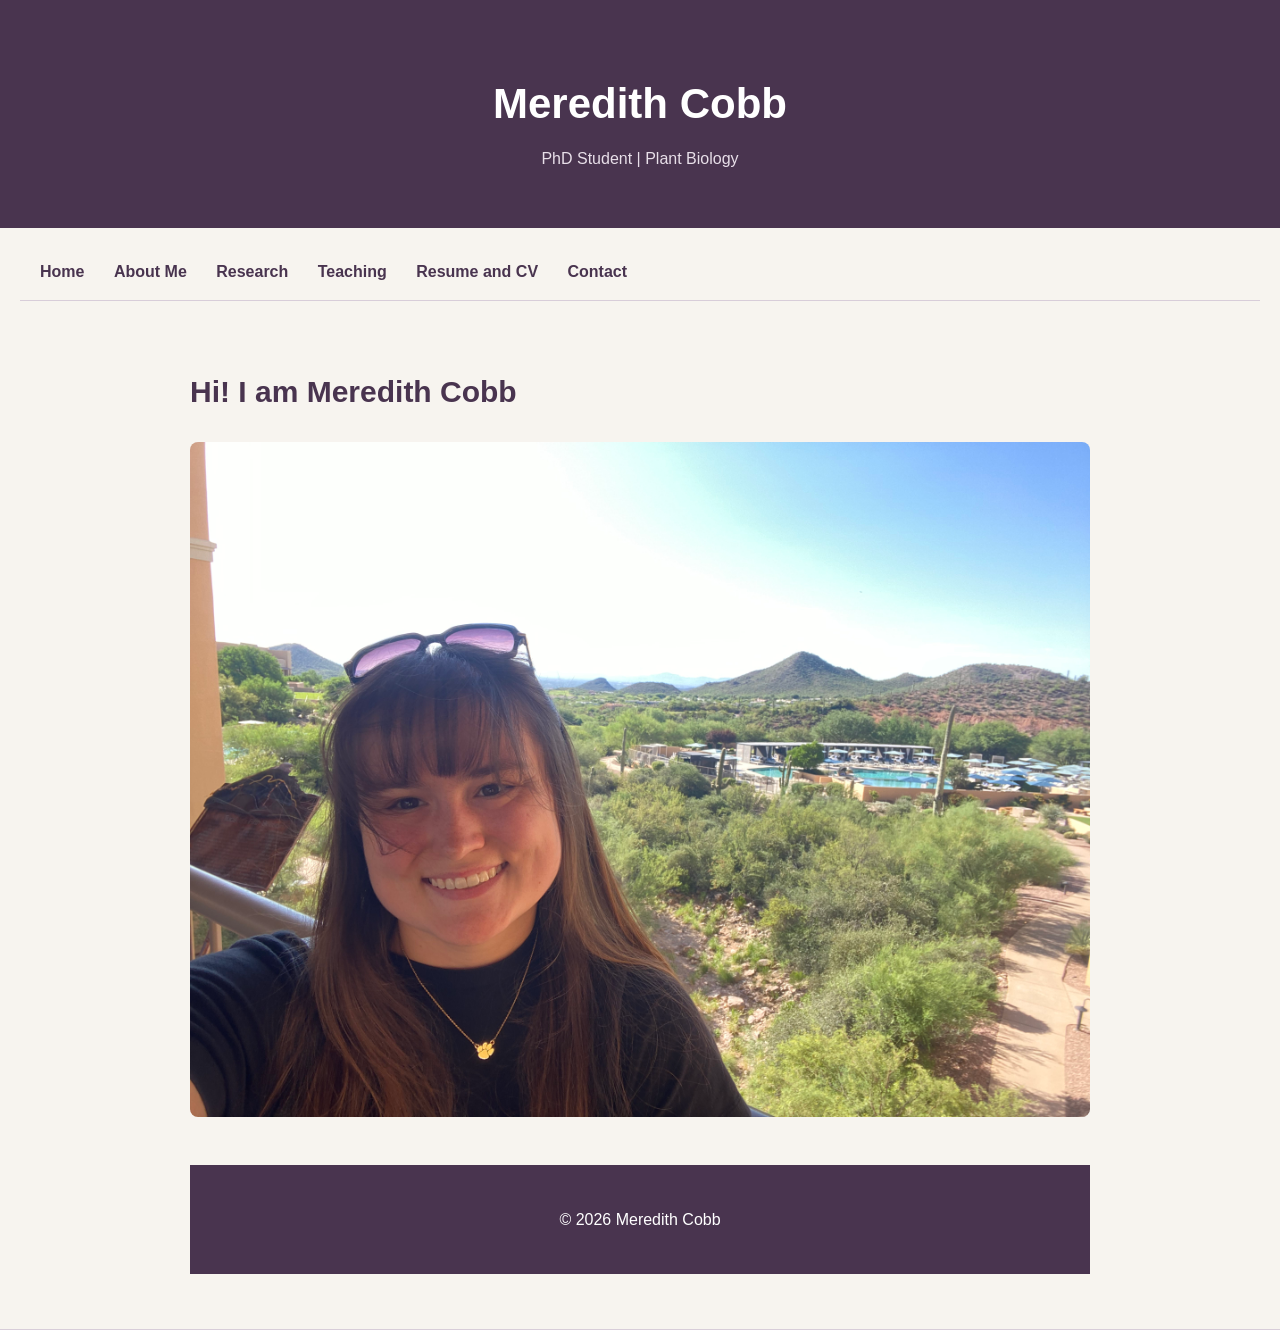
<file: index.html>
<!DOCTYPE html>
<html lang="en">
<head>
    <meta charset="UTF-8">
    <meta name="viewport" content="width=device-width, initial-scale=1.0">
    <link rel="stylesheet" href="style.css">
    <title>Meredith Cobb | Ph. D. Student</title>

</head>

<body>

<header>
    <h1>Meredith Cobb</h1>
    <p>PhD Student | Plant Biology</p>
</header>

<nav>
<nav>
    <a href="index.html">Home</a>
    <a href="about.html">About Me</a>
    <a href="research.html">Research</a>
    <a href="teaching.html">Teaching</a>
    <a href="resumeandcv.html">Resume and CV</a>
    <a href="contact.html">Contact</a>
</nav>

<main>
<h2>Hi! I am Meredith Cobb</h2>

    <img src="images/IMG_9828.jpeg" alt="Home photograph">

<footer>
    <p>© 2026 Meredith Cobb</p>
</footer>

</body>
</html>
</file>
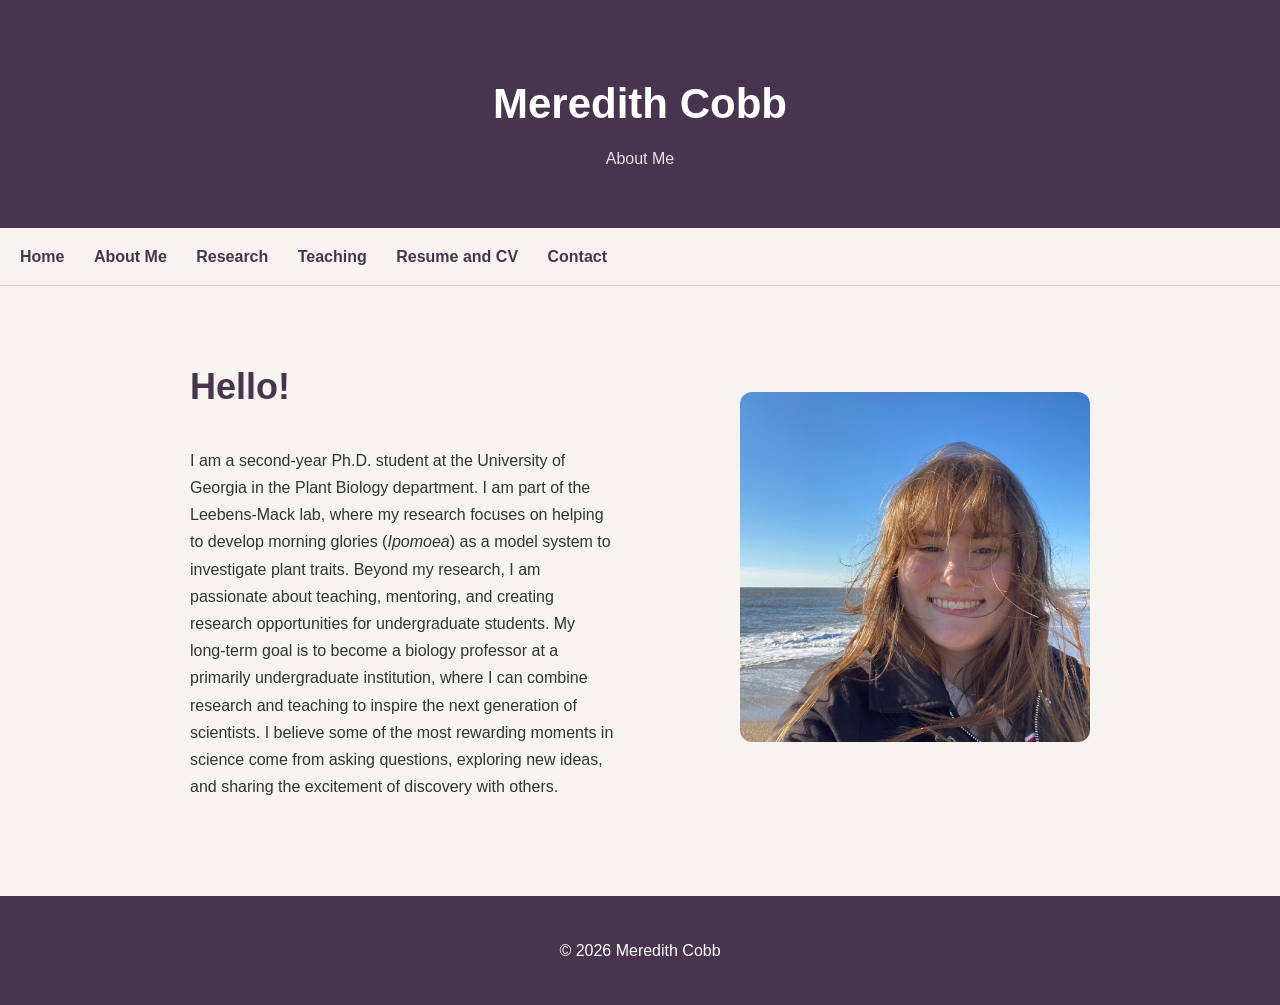
<file: about.html>
<!DOCTYPE html>
<html lang="en">

<head>
    <link rel="stylesheet" href="style.css">
    
    <meta charset="UTF-8">

    <meta name="viewport"
          content="width=device-width, initial-scale=1.0">

    <title>About Me | Meredith Cobb</title>

</head>

<body>

    <header>
        <h1>Meredith Cobb</h1>
        <p>About Me</p>
    </header>

    <nav>
        <a href="index.html">Home</a>
        <a href="about.html">About Me</a>
        <a href="research.html">Research</a>
        <a href="teaching.html">Teaching</a>
        <a href="resumeandcv.html">Resume and CV</a>
        <a href="contact.html">Contact</a>
    </nav>

    <main>
    <div class="home-intro">

        <div class="intro-text">
            <h2>Hello!</h2>

            <p>
                I am a second-year Ph.D. student at the University of Georgia in the Plant Biology department. I am part of the Leebens-Mack lab, where my research focuses on helping to develop morning glories (<em>Ipomoea</em>) as a model system to investigate plant traits. Beyond my research, I am passionate about teaching, mentoring, and creating research opportunities for undergraduate students. My long-term goal is to become a biology professor at a primarily undergraduate institution, where I can combine research and teaching to inspire the next generation of scientists. I believe some of the most rewarding moments in science come from asking questions, exploring new ideas, and sharing the excitement of discovery with others.
            <p>
        </div>

        <div class="intro-photo">
            <img src="images/about.jpeg" alt="Photograph of Meredith">
        </div>

    </div>
</main>

<footer>
    <p>© 2026 Meredith Cobb</p>
</footer>

</body>
</html>
</file>
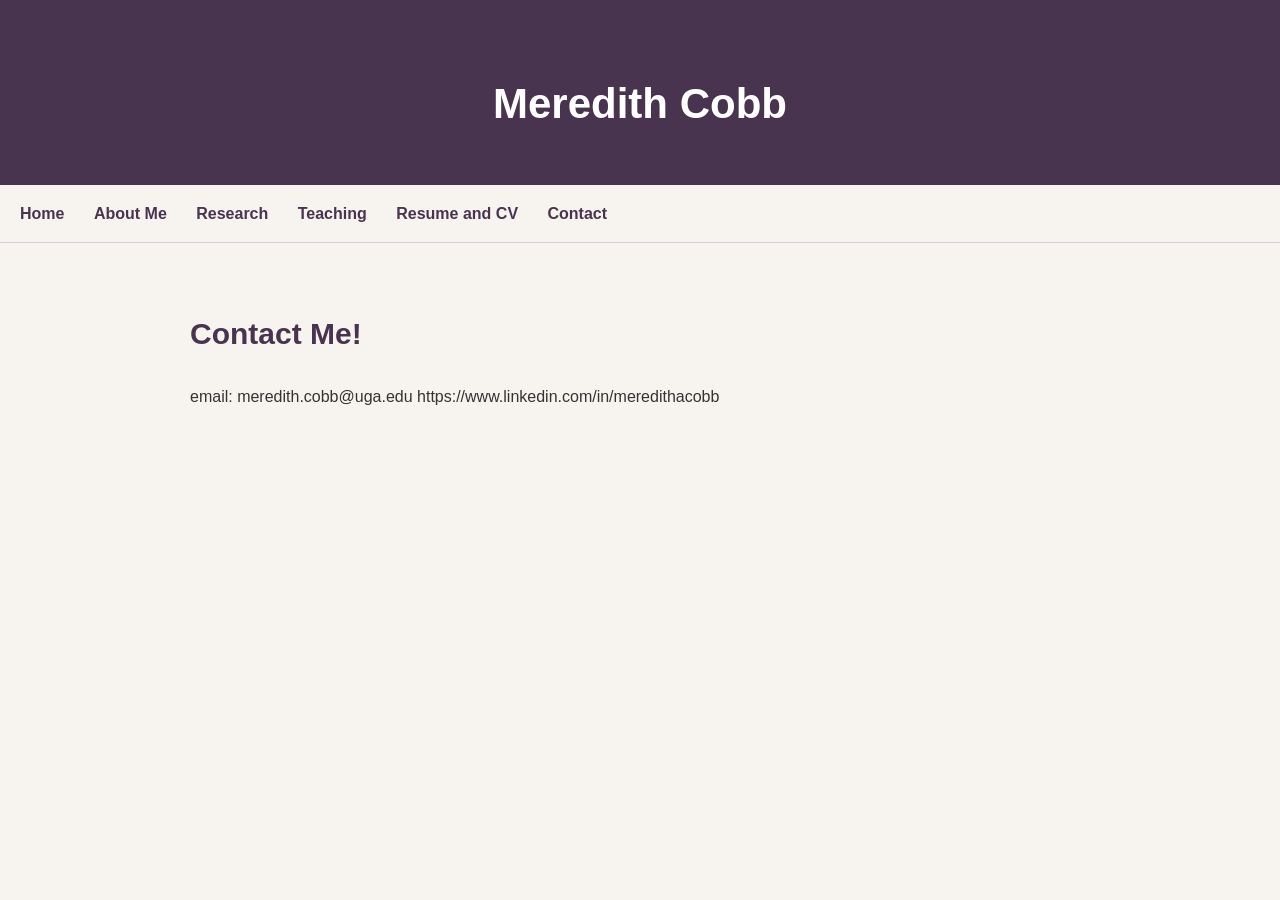
<file: contact.html>
<!DOCTYPE html>
<html lang="en">

<head>
    <link rel="stylesheet" href="style.css">
    
    <meta charset="UTF-8">
    <meta name="viewport"
          content="width=device-width, initial-scale=1.0">

    <title>Contact | Meredith Cobb</title>

</head>

<body>

<header>
    <h1>Meredith Cobb</h1>
</header>

<nav>
    <a href="index.html">Home</a>
    <a href="about.html">About Me</a>
    <a href="research.html">Research</a>
    <a href="teaching.html">Teaching</a>
    <a href="resumeandcv.html">Resume and CV</a>
    <a href="contact.html">Contact</a>
</nav>

<main>

    <h2>Contact Me!</h2>

    <p>
        email: meredith.cobb@uga.edu
        https://www.linkedin.com/in/meredithacobb
    </p>

</main>

</body>
</html>
</file>
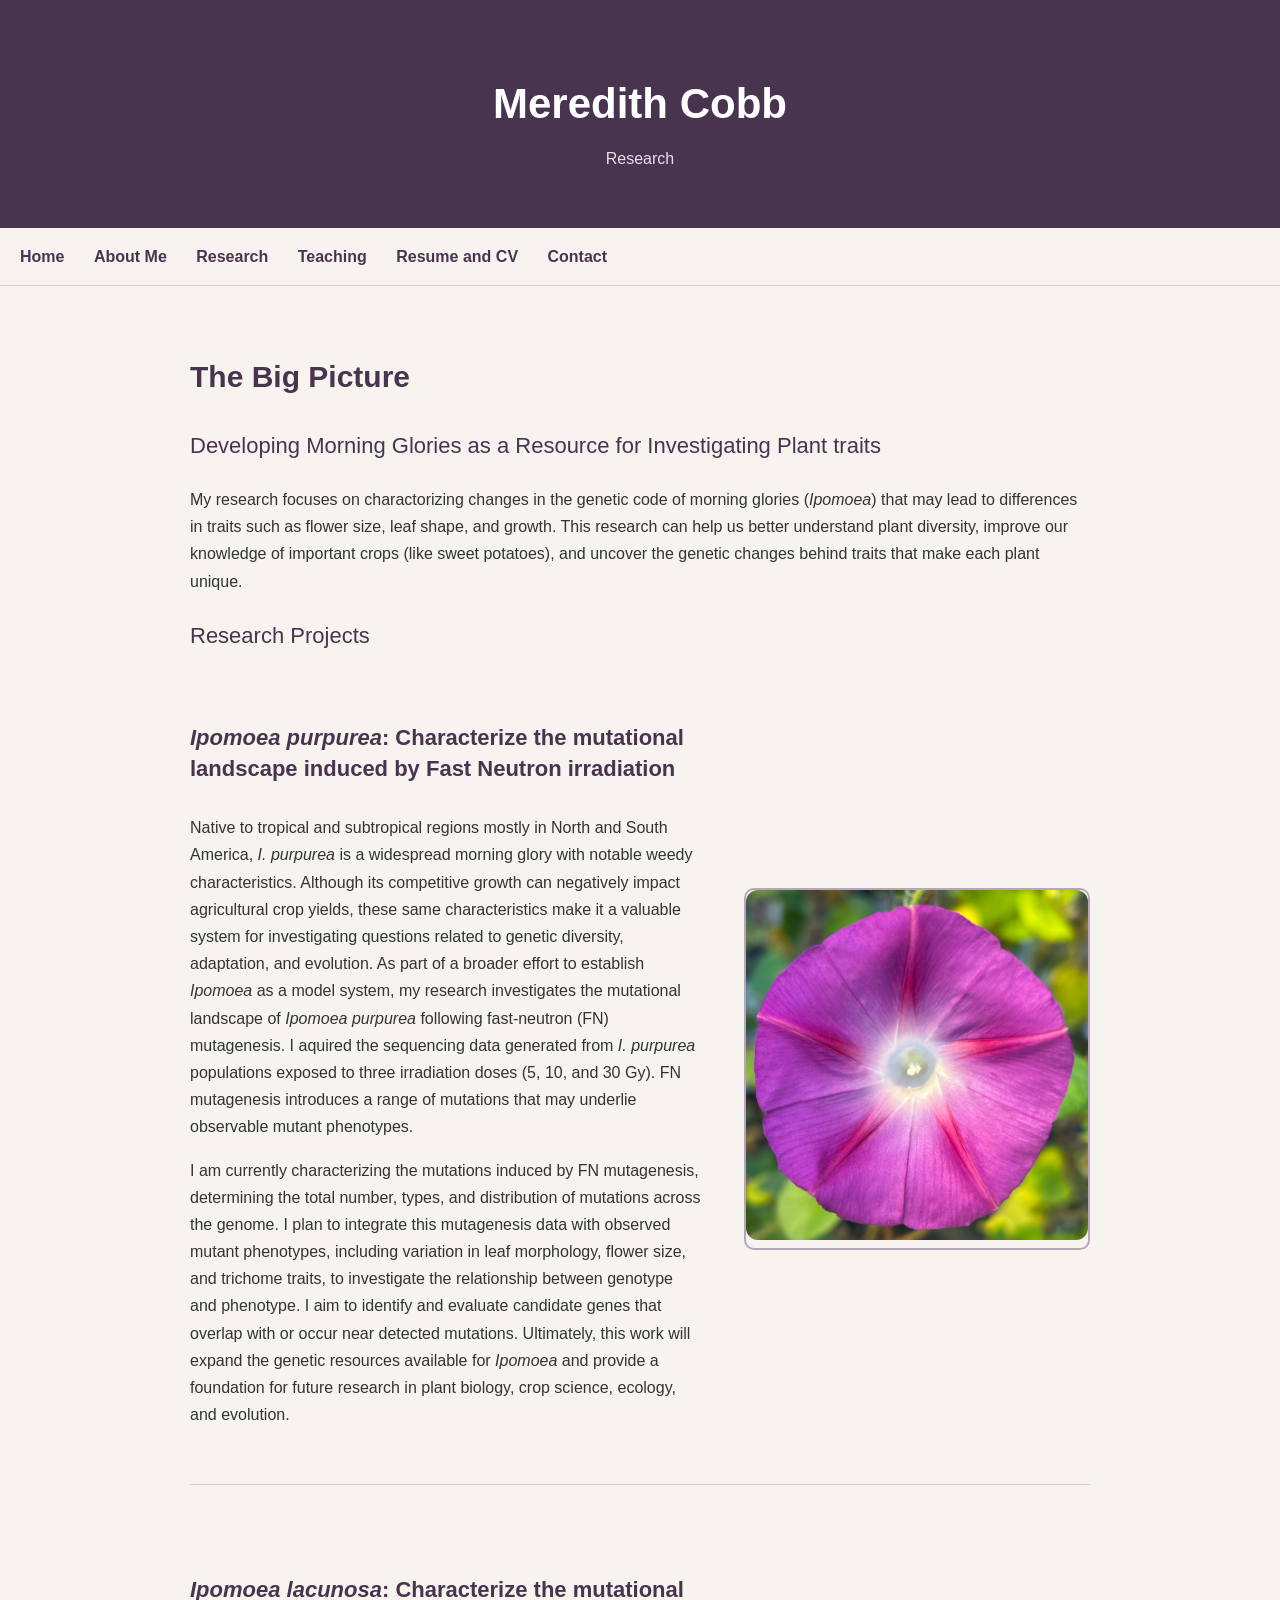
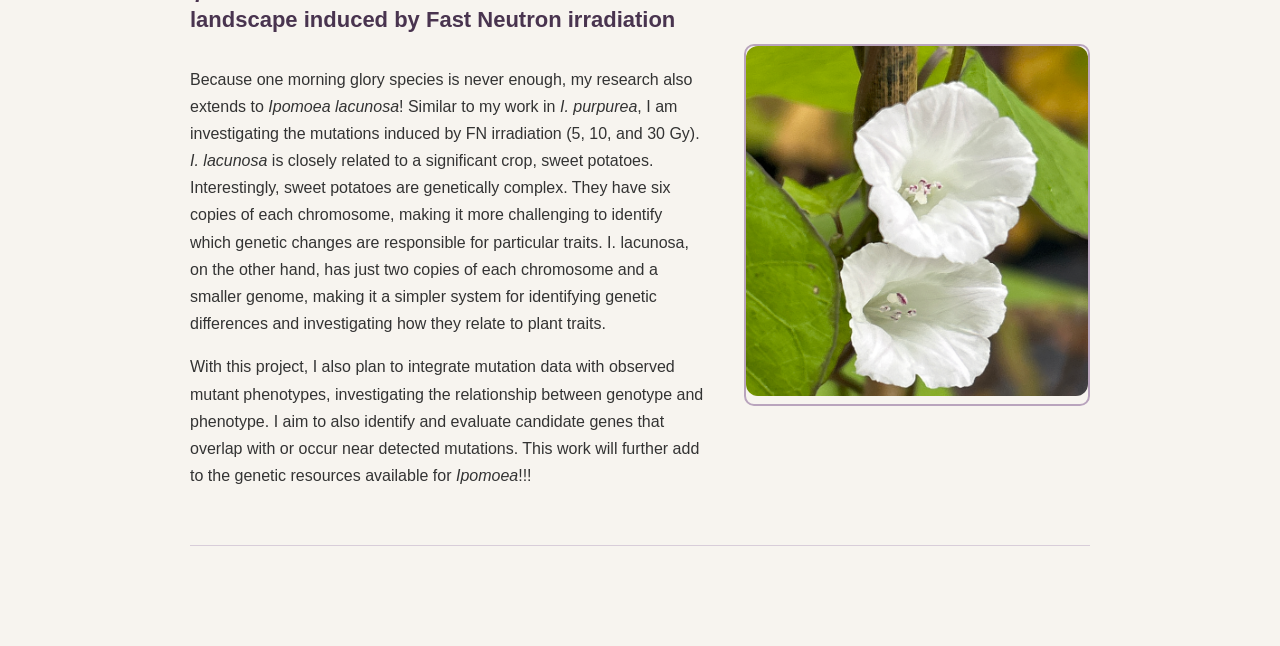
<file: research.html>
<!DOCTYPE html>
<html lang="en">

<head>
    <link rel="stylesheet" href="style.css">
    
    <meta charset="UTF-8">
    <meta name="viewport"
          content="width=device-width, initial-scale=1.0">

    <title>Research | Meredith Cobb</title>

</head>

<body>

<header>
    <h1>Meredith Cobb</h1>
    <p>Research</p>
</header>

<nav>
    <a href="index.html">Home</a>
    <a href="about.html">About Me</a>
    <a href="research.html">Research</a>
    <a href="teaching.html">Teaching</a>
    <a href="resumeandcv.html">Resume and CV</a>
    <a href="contact.html">Contact</a>
</nav>

<main>

    <h2>The Big Picture</h2>
    
    <h3>Developing Morning Glories as a Resource for Investigating Plant traits</h3>

    <p>
        
        My research focuses on charactorizing changes in the genetic code of morning glories (<em>Ipomoea</em>) that may lead to differences in traits such as flower size, leaf shape, and growth. This research can help us better understand plant diversity, improve our knowledge of important crops (like sweet potatoes), and uncover the genetic changes behind traits that make each plant unique.
    
    </p>

    <h3>Research Projects</h3>

<!-- IPOMOEA PURPUREA PROJECT -->
<div class="research-project">

    <div class="research-text">
        <h4><em>Ipomoea purpurea</em>: Characterize the mutational landscape induced by Fast Neutron irradiation</h4>

        <p>
            Native to tropical and subtropical regions mostly in North and South America, <em>I. purpurea</em> is a widespread morning glory with notable weedy characteristics. Although its competitive growth can negatively impact agricultural crop yields, these same characteristics make it a valuable system for investigating questions related to genetic diversity, adaptation, and evolution. As part of a broader effort to establish <em>Ipomoea</em> as a model system, my research investigates the mutational landscape of <em>Ipomoea purpurea</em> following fast-neutron (FN) mutagenesis. I aquired the sequencing data generated from <em>I. purpurea</em> populations exposed to three irradiation doses (5, 10, and 30 Gy). FN mutagenesis introduces a range of mutations that may underlie observable mutant phenotypes.  
        </p>

        <p>
            I am currently characterizing the mutations induced by FN mutagenesis, determining the total number, types, and distribution of mutations across the genome. I plan to integrate this mutagenesis data with observed mutant phenotypes, including variation in leaf morphology, flower size, and trichome traits, to investigate the relationship between genotype and phenotype. I aim to identify and evaluate candidate genes that overlap with or occur near detected mutations. Ultimately, this work will expand the genetic resources available for <em>Ipomoea</em> and provide a foundation for future research in plant biology, crop science, ecology, and evolution.
        </p>
    </div>

    <div class="research-image">
        <img src="images/ipurpurea.jpeg" alt="Ipomoea purpurea">
    </div>

</div>


<!-- IPOMOEA LACUNOSA PROJECT -->
<div class="research-project">

    <div class="research-text">
        <h4><em>Ipomoea lacunosa</em>: Characterize the mutational landscape induced by Fast Neutron irradiation</h4>

        <p>
            Because one morning glory species is never enough, my research also extends to <em>Ipomoea lacunosa</em>! Similar to my work in <em>I. purpurea</em>, I am investigating the mutations induced by FN irradiation (5, 10, and 30 Gy). <em>I. lacunosa</em> is closely related to a significant crop, sweet potatoes. Interestingly, sweet potatoes are genetically complex. They have six copies of each chromosome, making it more challenging to identify which genetic changes are responsible for particular traits. I. lacunosa, on the other hand, has just two copies of each chromosome and a smaller genome, making it a simpler system for identifying genetic differences and investigating how they relate to plant traits.
        </p>
        
        <p>
            With this project, I also plan to integrate mutation data with observed mutant phenotypes, investigating the relationship between genotype and phenotype. I aim to also identify and evaluate candidate genes that overlap with or occur near detected mutations. This work will further add to the genetic resources available for <em>Ipomoea</em>!!!
        </p>
    
    </div>

    <div class="research-image">
        <img src="images/ILacunosa.jpeg" alt="Ipomoea lacunosa">
    </div>

</div>
  
</main>

</body>
</html>
</file>
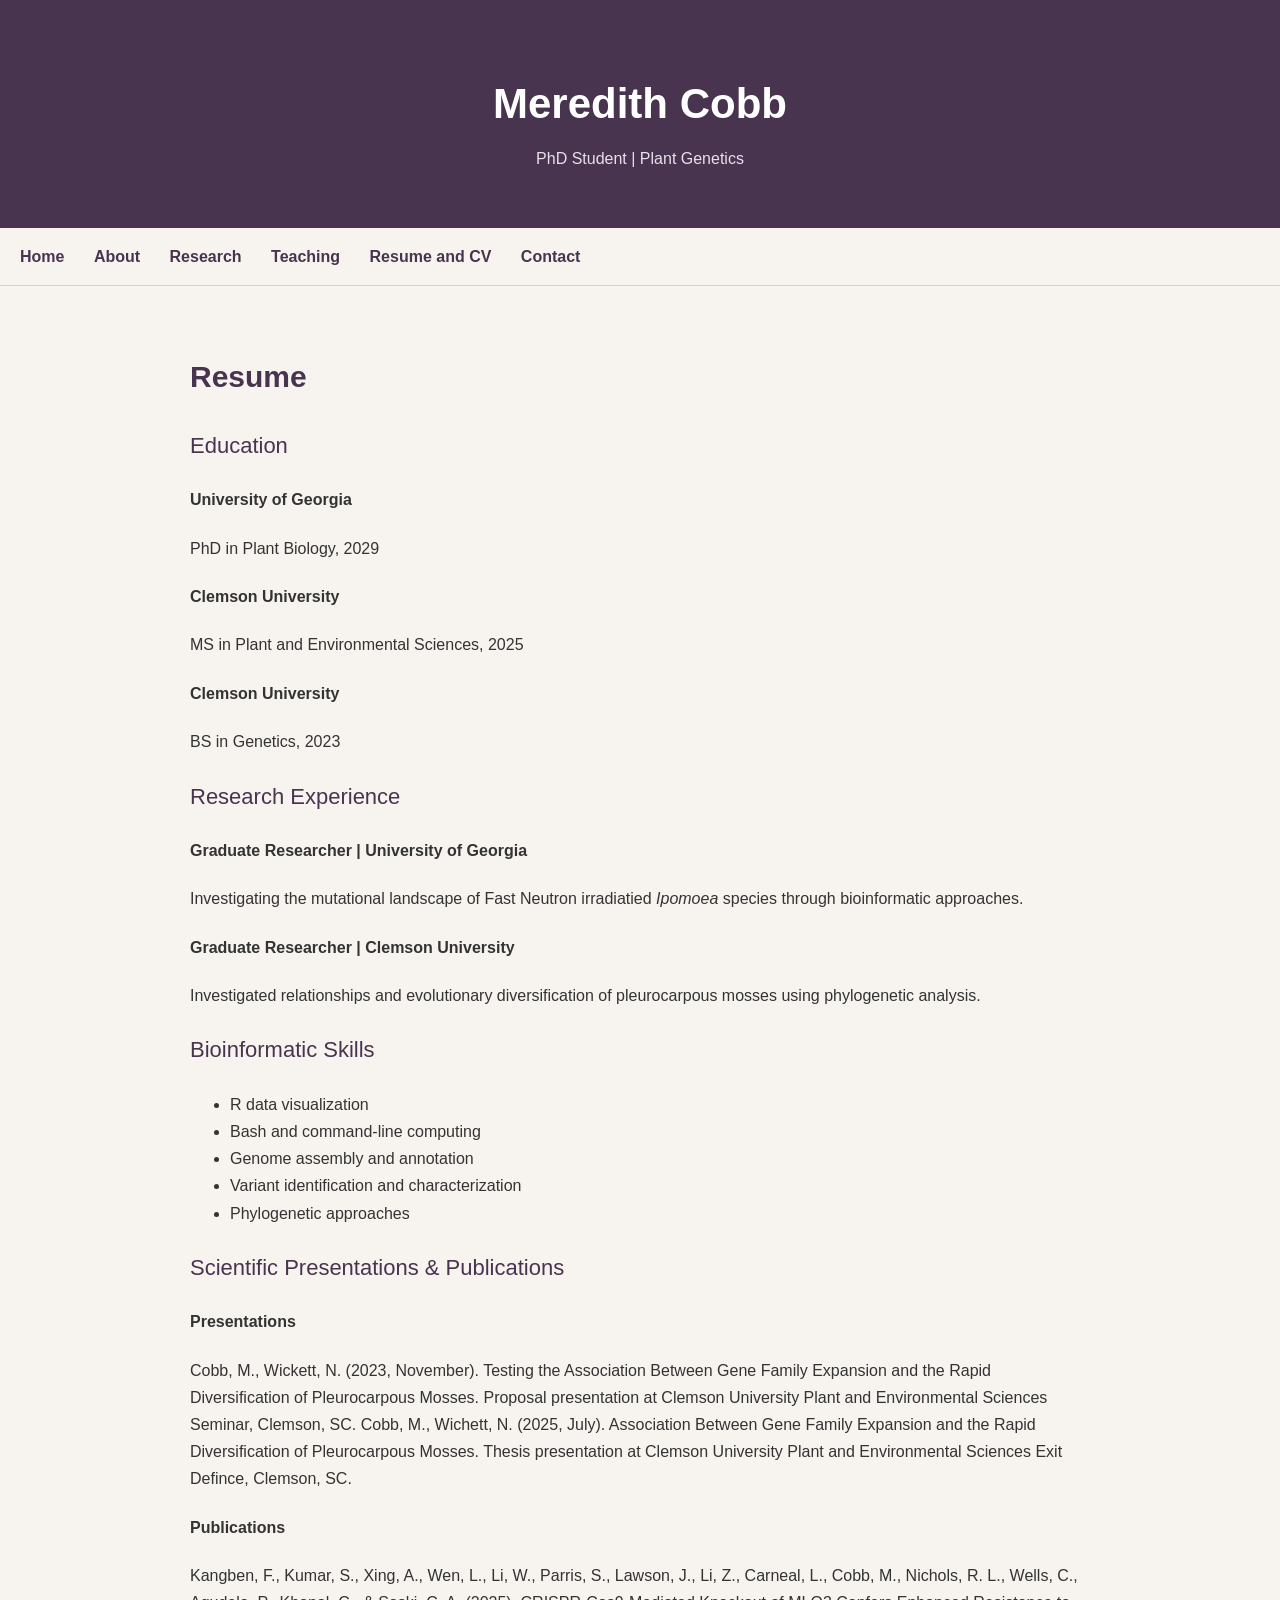
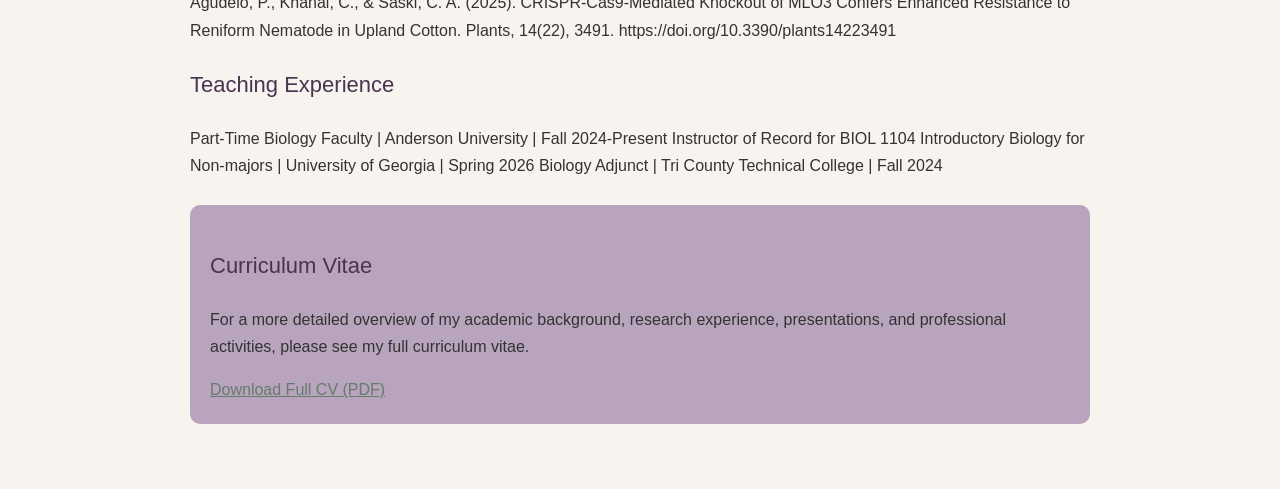
<file: resumeandcv.html>
<!DOCTYPE html>
<html lang="en">

<head>
    <link rel="stylesheet" href="style.css">
    
    <meta charset="UTF-8">
    <meta name="viewport"
          content="width=device-width, initial-scale=1.0">

    <title>Resume and CV | Meredith Cobb</title>

</head>

<body>

    <!-- HEADER -->
    <header>
        <h1>Meredith Cobb</h1>
        <p>PhD Student | Plant Genetics</p>
    </header>

    <!-- NAVIGATION -->
    <nav>
        <a href="index.html">Home</a>
        <a href="about.html">About</a>
        <a href="research.html">Research</a>
        <a href="teaching.html">Teaching</a>
        <a href="resume.html">Resume and CV</a>
        <a href="contact.html">Contact</a>
    </nav>

    <!-- MAIN CONTENT -->
    <main>

        <h2>Resume</h2>

        <!-- EDUCATION -->
        <h3>Education</h3>

        <h4>University of Georgia</h4>
        <p>
            PhD in Plant Biology, 2029
        </p>

        <h4>Clemson University</h4>
        <p>
            MS in Plant and Environmental Sciences, 2025
        </p>

        <h4>Clemson University</h4>
        <p>
            BS in Genetics, 2023
        </p>

        <!-- RESEARCH EXPERIENCE -->
        <h3>Research Experience</h3>

        <h4>Graduate Researcher | University of Georgia</h4>
        <p>
            Investigating the mutational landscape of Fast Neutron irradiatied
            <em>Ipomoea</em> species through bioinformatic approaches.
        </p>

        <h4>Graduate Researcher | Clemson University</h4>
        <p>
            Investigated relationships and evolutionary diversification
            of pleurocarpous mosses using phylogenetic analysis.
        </p>

        <!-- BIOINFORMATICS AND TECHNICAL SKILLS -->
        <h3>Bioinformatic Skills</h3>
        
        <ul>
            <li>R data visualization</li>
            <li>Bash and command-line computing</li>
            <li>Genome assembly and annotation</li>
            <li>Variant identification and characterization</li>
            <li>Phylogenetic approaches</li>
        </ul>

        <!-- PRESENTATIONS AND PUBLICATIONS -->
        <h3>Scientific Presentations & Publications</h3>

        <h4>Presentations</h4>
        <p>
            Cobb, M., Wickett, N. (2023, November). Testing the Association Between Gene Family Expansion and the Rapid Diversification of Pleurocarpous Mosses. Proposal presentation at Clemson University Plant and Environmental Sciences Seminar, Clemson, SC. 

            Cobb, M., Wichett, N. (2025, July). Association Between Gene Family Expansion and the Rapid Diversification of Pleurocarpous Mosses. Thesis presentation at Clemson University Plant and Environmental Sciences Exit Defince, Clemson, SC. 

        </p>

        <h4>Publications</h4>

        <p>
            Kangben, F., Kumar, S., Xing, A., Wen, L., Li, W., Parris, S., Lawson, J., Li, Z., Carneal, L., Cobb, M., Nichols, R. L., Wells, C., Agudelo, P., Khanal, C., & Saski, C. A. (2025). CRISPR-Cas9-Mediated Knockout of MLO3 Confers Enhanced Resistance to Reniform Nematode in Upland Cotton. Plants, 14(22), 3491. https://doi.org/10.3390/plants14223491
        </p>

        <!-- ADDITIONAL EXPERIENCE -->
        <h3>Teaching Experience</h3>
        
        <p>
            Part-Time Biology Faculty | Anderson University | Fall 2024-Present 
            
            Instructor of Record for BIOL 1104 Introductory Biology for Non-majors | University of Georgia | Spring 2026

            Biology Adjunct | Tri County Technical College | Fall 2024
        </p>
        
        <!-- CV DOWNLOAD -->
        <div class="highlight">
            <h3>Curriculum Vitae</h3>
            <p>
                For a more detailed overview of my academic background,
                research experience, presentations, and professional activities,
                please see my full curriculum vitae.
            </p>

            <a href="documents/CV.docx" target="_blank">
                Download Full CV (PDF)
            </a>
        </div>

    </main>

</body>
</html>
</file>
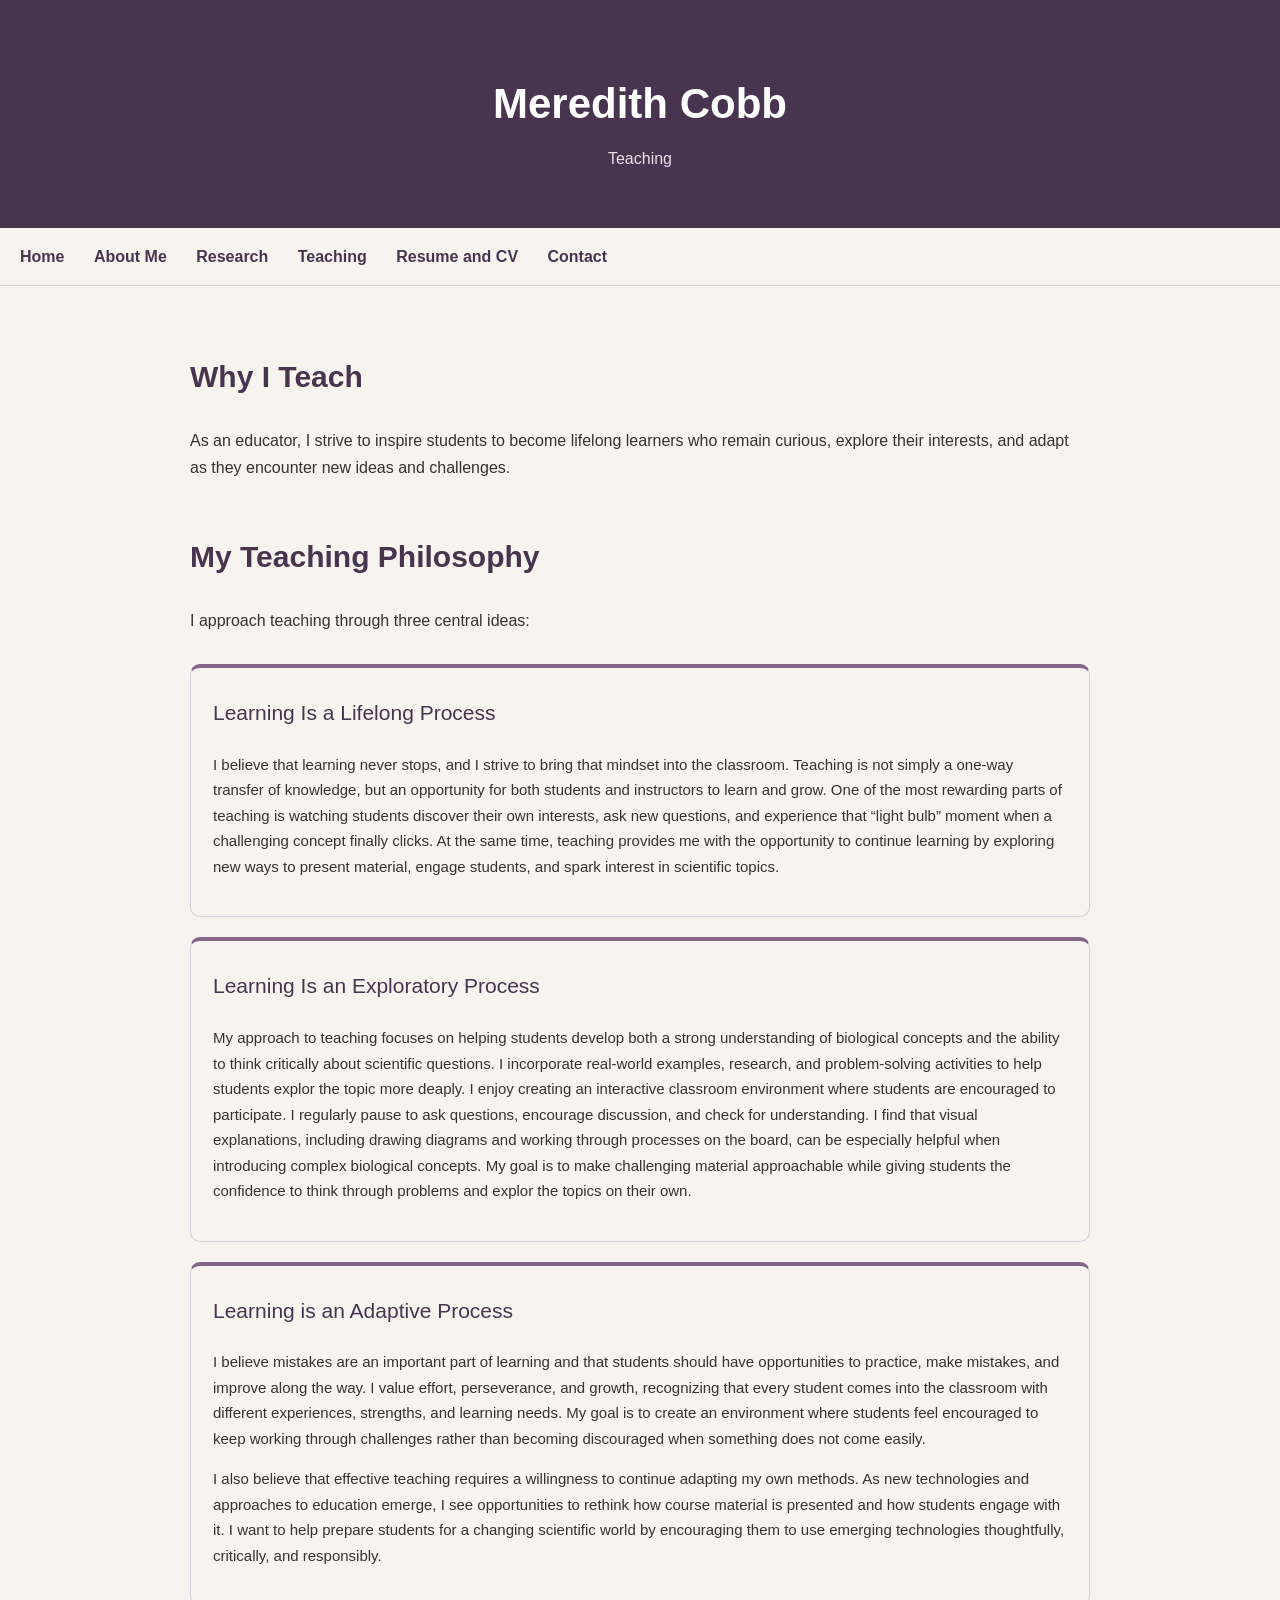
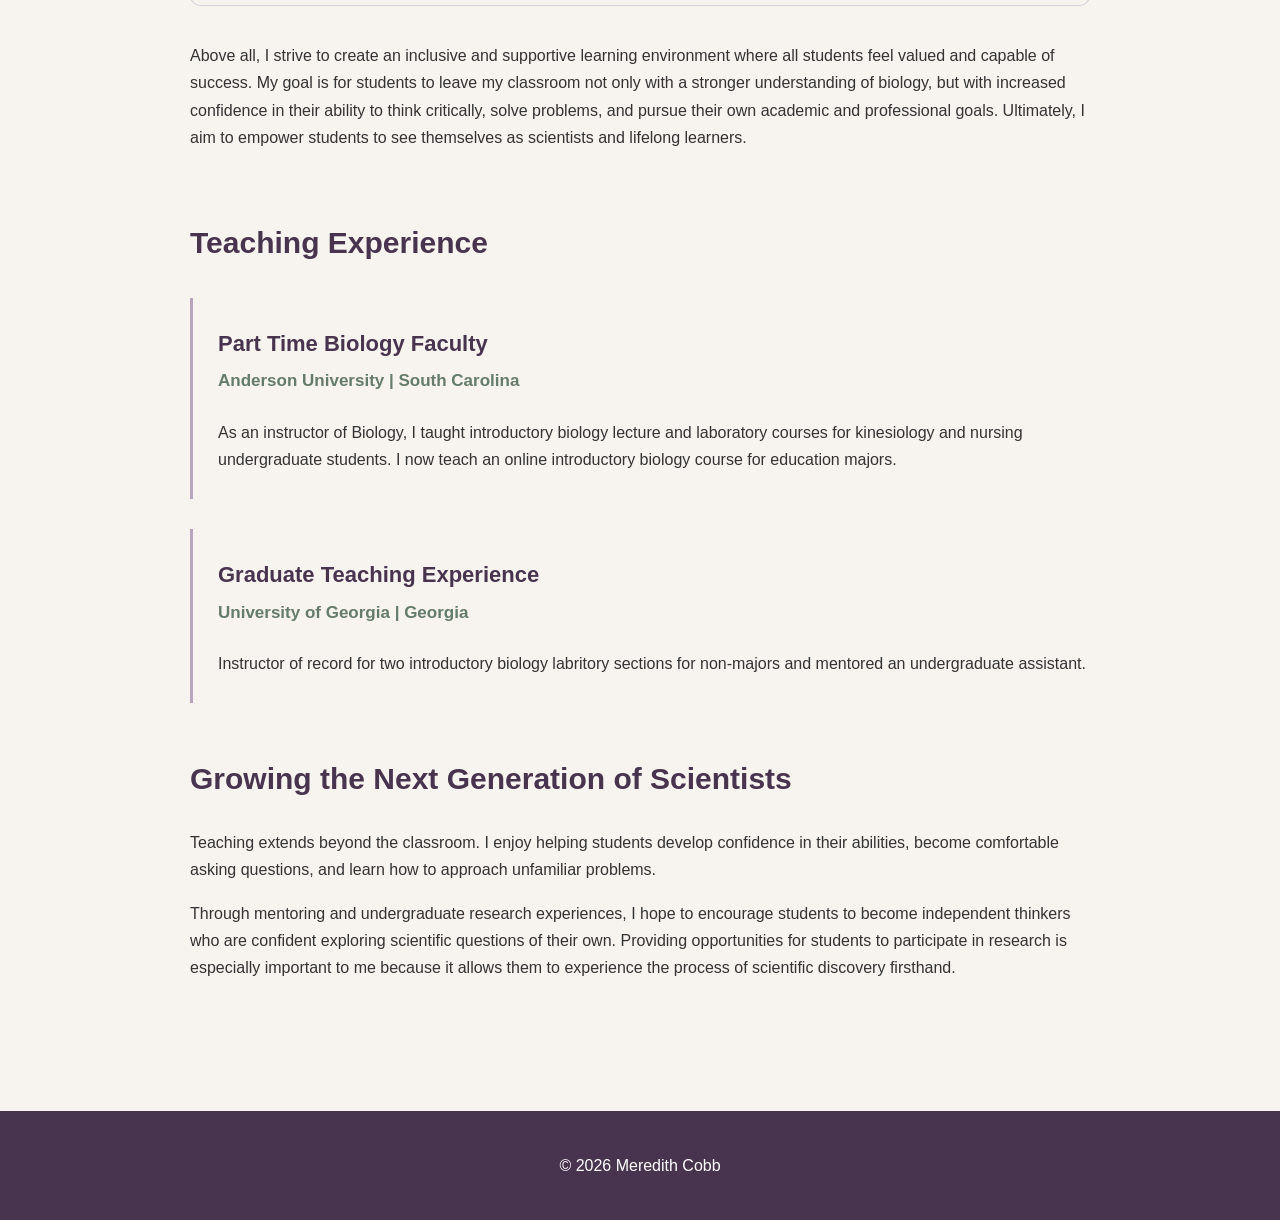
<file: teaching.html>
<!DOCTYPE html>
<html lang="en">

<head>
    <link rel="stylesheet" href="style.css">
    
    <meta charset="UTF-8">
    <meta name="viewport"
          content="width=device-width, initial-scale=1.0">

    <title>Teaching | Meredith Cobb</title>

</head>

<body>

<header>
    <h1>Meredith Cobb</h1>
    <p>Teaching</p>
</header>

<nav>
    <a href="index.html">Home</a>
    <a href="about.html">About Me</a>
    <a href="research.html">Research</a>
    <a href="teaching.html">Teaching</a>
    <a href="resumeandcv.html">Resume and CV</a>
    <a href="contact.html">Contact</a>
</nav>

<!-- MAIN CONTENT -->
    <main>

        <!-- INTRODUCTION -->
        <section class="teaching-intro">

            <h2>Why I Teach</h2>

            <p>
                As an educator, I strive to inspire students to become lifelong learners who remain curious, explore their interests, and adapt as they encounter new ideas and challenges. 
            </p>

        </section>

        <!-- TEACHING PHILOSOPHY -->
        <section class="teaching-philosophy">

            <h2>My Teaching Philosophy</h2>

            <p>
                I approach teaching through three central ideas:
            </p>

            <div class="teaching-principles">

                <div class="teaching-card">
                  
            <h3>Learning Is a Lifelong Process</h3>
                  
                    <p>
                        I believe that learning never stops, and I strive to bring that mindset into the classroom. Teaching is not simply
                        a one-way transfer of knowledge, but an opportunity for both students and instructors to learn and grow. One of
                        the most rewarding parts of teaching is watching students discover their own interests, ask new questions, and
                        experience that “light bulb” moment when a challenging concept finally clicks. At the same time, teaching provides
                        me with the opportunity to continue learning by exploring new ways to present material, engage students,
                        and spark interest in scientific topics.
                    </p>
                  
                </div>

                <div class="teaching-card">
                    <h3>Learning Is an Exploratory Process</h3>

                    <p>
                        My approach to teaching focuses on helping students develop both a strong understanding of biological concepts
                        and the ability to think critically about scientific questions. I incorporate real-world examples, research, and problem-solving
                        activities to help students explor the topic more deaply. I enjoy creating an interactive classroom environment where students
                        are encouraged to participate. I regularly pause to ask questions, encourage discussion, and check for
                        understanding. I find that visual explanations, including drawing diagrams and working through processes on the
                        board, can be especially helpful when introducing complex biological concepts. My goal is to make challenging
                        material approachable while giving students the confidence to think through problems and explor the topics on their own.
                    </p>
                </div>

                <div class="teaching-card">
                    <h3>Learning is an Adaptive Process</h3>

                    <p>
                        I believe mistakes are an important part of learning and that students should have opportunities to practice,
                        make mistakes, and improve along the way. I value effort, perseverance, and growth, recognizing that every student comes into the classroom with different
                        experiences, strengths, and learning needs. My goal is to create an environment where students feel encouraged
                        to keep working through challenges rather than becoming discouraged when something does not come easily.
                    <p/>

                      <p>
                        I also believe that effective teaching requires a willingness to continue adapting my own methods. As new
                        technologies and approaches to education emerge, I see opportunities to rethink how course material is presented
                        and how students engage with it. I want to help prepare students for a changing scientific world by encouraging
                        them to use emerging technologies thoughtfully, critically, and responsibly.
                    </p>
                
                </div>

              <p>
                Above all, I strive to create an inclusive and supportive learning environment where all
                students feel valued and capable of success. My goal is for students to leave my classroom not
                only with a stronger understanding of biology, but with increased confidence in their ability to
                think critically, solve problems, and pursue their own academic and professional goals.
                Ultimately, I aim to empower students to see themselves as scientists and lifelong learners.
              
              </p>

            </div>

        </section>


        <!-- TEACHING EXPERIENCE -->
        <section class="teaching-experience">

            <h2>Teaching Experience</h2>

            <div class="experience-item">

                <h3>Part Time Biology Faculty</h3>

                <h4>Anderson University | South Carolina</h4>

                <p>
                    As an instructor of Biology, I taught
                    introductory biology lecture and laboratory courses
                    for kinesiology and nursing undergraduate students. I now teach an online introductory biology course for education majors. 
                </p>

            </div>


            <div class="experience-item">

                <h3>Graduate Teaching Experience</h3>

                <h4>University of Georgia | Georgia</h4>

                <p>
                    Instructor of record for two introductory biology labritory sections for non-majors and mentored an undergraduate assistant. 
                </p>

            </div>

        </section>



        <!-- MENTORING -->
        <section class="mentoring">

            <h2>Growing the Next Generation of Scientists</h2>

            <p>
                Teaching extends beyond the classroom. I enjoy helping
                students develop confidence in their abilities, become
                comfortable asking questions, and learn how to approach
                unfamiliar problems.
            </p>

            <p>
                Through mentoring and undergraduate research experiences,
                I hope to encourage students to become independent thinkers
                who are confident exploring scientific questions of their
                own. Providing opportunities for students to participate
                in research is especially important to me because it allows
                them to experience the process of scientific discovery
                firsthand.
            </p>
          
        </section>


    </main>


    <!-- FOOTER -->
    <footer>
        <p>© 2026 Meredith Cobb</p>
    </footer>

</body>
</html>
</file>
<file: style.css>
/* ==============================
   GENERAL PAGE STYLING
================================= */

body {
    margin: 0;
    font-family: Arial, Helvetica, sans-serif;
    background-color: #F7F4EF;
    color: #333333;
    line-height: 1.7;
}


/* ==============================
   HEADER
================================= */

header {
    background-color: #49344F;
    color: #FFFFFF;
    padding: 40px 20px;
    text-align: center;
}

header h1 {
    color: #FFFFFF;
    font-size: 42px;
    font-weight: bold;
    margin-bottom: 5px;
}

header p {
    color: #E8DFE9;
    margin-top: 0;
}


/* ==============================
   NAVIGATION
================================= */

nav {
    background-color: #F7F4EF;
    padding: 15px 20px;
    text-align: left;
    border-bottom: 1px solid #D8CDD9;
}

nav a {
    color: #49344F;
    text-decoration: none;
    margin-right: 25px;
    font-weight: 600;
    transition: color 0.2s ease;
}

nav a:hover {
    color: #657C6B;
    text-decoration: underline;
}


/* ==============================
   MAIN CONTENT
================================= */

main {
    max-width: 900px;
    margin: 0 auto;
    padding: 40px;
    background: transparent;
}


/* ==============================
   HEADINGS
================================= */

h1 {
    color: #49344F;
    font-size: 42px;
    font-weight: bold;
}

h2 {
    color: #49344F;
    font-size: 30px;
    font-weight: bold;
}

h3 {
    color: #49344F;
    font-size: 22px;
    font-weight: normal;
}


/* ==============================
   LINKS
================================= */

a {
    color: #657C6B;
}

a:hover {
    color: #49344F;
}


/* ==============================
   IMAGES
================================= */

img {
    max-width: 100%;
    height: auto;
    border-radius: 8px;
}


/* ==============================
   HIGHLIGHT PANELS
================================= */

.highlight {
    background-color: #B9A4BD;
    padding: 20px;
    border-radius: 10px;
    margin: 25px 0;
}


/* ==============================
   FOOTER
================================= */

footer {
    background-color: #49344F;
    color: #FFFFFF;
    text-align: center;
    padding: 25px 20px;
    margin-top: 40px;
}

footer a {
    color: #FFFFFF;
}

height: auto;
    border-radius: 10px;
}

/* HOME IMAGE */

.home-image {
    width: 220px;
    height: 220px;
    object-fit: cover;
    border-radius: 50%;
    border: 4px solid #B9A4BD;
}

/* RESEARCH IMAGES */

.research-image {
    width: 100%;
    border-radius: 10px;
    border: 2px solid #B9A4BD;
}


/* ABOUT PAGE INTRODUCTION */
.home-intro {
    display: flex;
    align-items: center;
    justify-content: space-between;
    gap: 50px;
    min-height: 400px;
}

.intro-text {
    flex: 1;
}

.intro-text h2 {
    font-size: 36px;
}

.intro-text h3 {
    font-size: 21px;
    line-height: 1.6;
}

.intro-photo {
    flex: 1;
    text-align: right;
}

.intro-photo img {
    width: 100%;
    max-width: 350px;
    height: 350px;
    object-fit: cover;
    border-radius: 12px;
}

/* MOBILE DISPLAY */
@media (max-width: 650px) {
    .home-intro {
        flex-direction: column;
        text-align: center;
    }

    .intro-photo {
        text-align: center;
    }
}

/* RESEARCH PROJECT LAYOUT */
.research-project {
    display: flex;
    align-items: center;
    justify-content: space-between;
    gap: 40px;
    margin: 40px 0 60px 0;
    padding-bottom: 40px;
    border-bottom: 1px solid #D8CDD9;
}

.research-text {
    flex: 1.5;
}

.research-text h4 {
    color: #49344F;
    font-size: 22px;
    font-weight: bold;
    line-height: 1.4;
}

.research-image {
    flex: 1;
    text-align: right;
}

.research-image img {
    width: 100%;
    max-width: 350px;
    height: 350px;
    object-fit: cover;
    border-radius: 12px;
}

/* MOBILE DISPLAY */
@media (max-width: 650px) {
    .research-project {
        flex-direction: column;
        gap: 20px;
    }

    .research-image {
        text-align: center;
        width: 100%;
    }

    .research-image img {
        max-width: 100%;
        height: auto;
    }
}


/* TEACHING PAGE */

/* INTRODUCTION */
.teaching-intro {
    margin-bottom: 50px;
}

/* TEACHING PHILOSOPHY */
.teaching-philosophy {
    margin: 50px 0;
}

.teaching-principles {
    display: flex;
    flex-direction: column;
    gap: 20px;
    margin: 30px 0;
}

.teaching-card {
    background-color: #F7F4EF;
    border: 1px solid #D8CDD9;
    border-top: 4px solid #86658B;
    border-radius: 10px;
    padding: 22px;
}

.teaching-card h3 {
    font-size: 21px;
    color: #49344F;
    margin-top: 5px;
}

.teaching-card p {
    font-size: 15px;
    line-height: 1.7;
}

/* TEACHING EXPERIENCE */
.teaching-experience {
    margin: 50px 0;
}

.experience-item {
    border-left: 3px solid #B9A4BD;
    padding: 5px 0 10px 25px;
    margin: 30px 0;
}

.experience-item h3 {
    color: #49344F;
    font-weight: bold;
    margin-bottom: 5px;
}

.experience-item h4 {
    color: #657C6B;
    font-size: 17px;
    margin-top: 5px;
}

/* ADDITIONAL SECTIONS */
.beyond-textbook,
.mentoring {
    margin: 50px 0;
}

/* CLOSING SECTION */
.teaching-closing {
    background-color: #F7F4EF;
    border-radius: 12px;
    padding: 30px;
    margin: 50px 0 20px 0;
    text-align: center;
    border: 1px solid #D8CDD9;
}

.teaching-closing h2 {
    color: #49344F;
}

/* MOBILE DISPLAY */
@media (max-width: 700px) {

    .teaching-principles {
        grid-template-columns: 1fr;
    }

    .experience-item {
        padding-left: 15px;
    }

    .teaching-closing {
        padding: 20px;
    }

}
</file>
